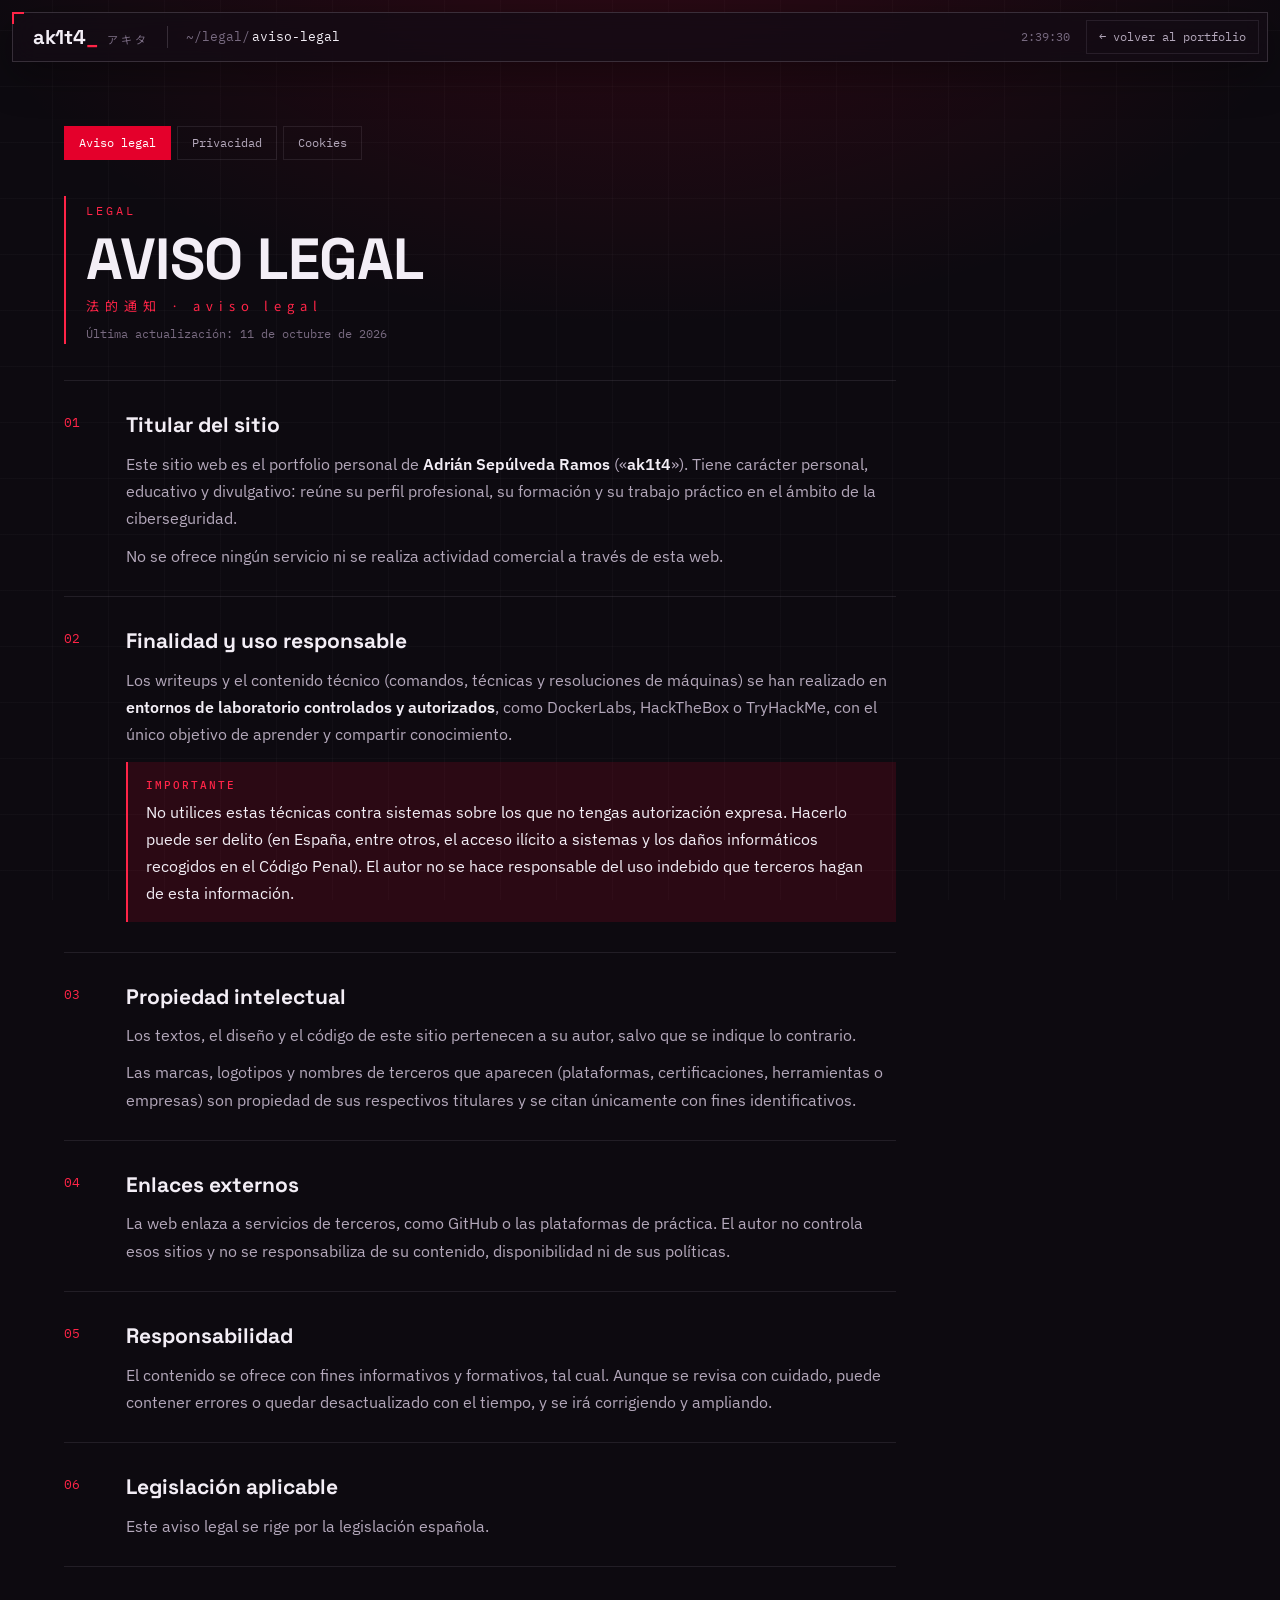
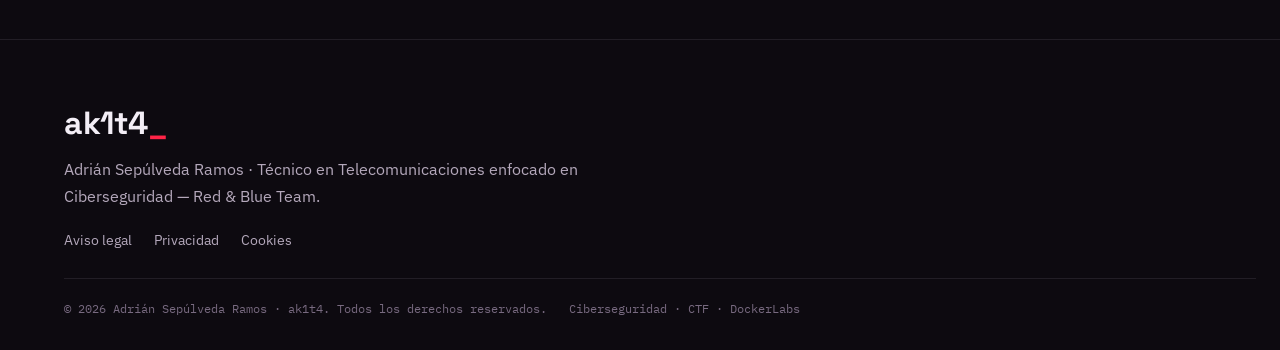
<file: aviso-legal.html>
<!doctype html>
<html lang="es" class="align-left">
<head>
<meta charset="utf-8">
<meta name="viewport" content="width=device-width, initial-scale=1">
<title>Aviso legal · ak1t4</title>
<meta name="description" content="Aviso legal del portfolio de Adrián Sepúlveda Ramos (ak1t4).">
<meta name="theme-color" content="#0d0a10">
<link rel="icon" href="favicon.svg?v=2" type="image/svg+xml">
<link rel="preconnect" href="https://fonts.googleapis.com">
<link rel="preconnect" href="https://fonts.gstatic.com" crossorigin>
<link href="https://fonts.googleapis.com/css2?family=Space+Grotesk:wght@500;700&family=IBM+Plex+Sans:wght@400;500;600&family=IBM+Plex+Mono:wght@400;500&family=Noto+Sans+JP:wght@400;700&display=swap" rel="stylesheet">
<link rel="stylesheet" href="styles.css">
</head>
<body class="legal-page">

<header class="topbar">
  <a href="index.html" class="brand" aria-label="Volver al portfolio"><b>ak1t4</b><i>_</i><small>アキタ</small></a>
  <div class="crumbs"><span class="path">~/legal/</span><span id="crumb">aviso-legal</span></div>
  <div class="topbar-right">
    <a class="tb-btn" href="index.html">← volver al portfolio</a>
  </div>
</header>

<main class="legal">
  <nav class="legal-tabs" aria-label="Páginas legales">
    <a href="aviso-legal.html" aria-current="page">Aviso legal</a>
    <a href="privacidad.html">Privacidad</a>
    <a href="cookies.html">Cookies</a>
  </nav>

  <header class="sec-head">
    <span class="sec-num">LEGAL</span>
    <h2 data-jp="法的通知 · aviso legal">Aviso legal</h2>
    <p class="legal-meta">Última actualización: 11 de octubre de 2026</p>
  </header>

  <article class="legal-body">
    <section class="legal-block"><b>01</b><div><h3>Titular del sitio</h3>
      <p>Este sitio web es el portfolio personal de <strong>Adrián Sepúlveda Ramos</strong> («<strong>ak1t4</strong>»). Tiene carácter personal, educativo y divulgativo: reúne su perfil profesional, su formación y su trabajo práctico en el ámbito de la ciberseguridad.</p>
      <p>No se ofrece ningún servicio ni se realiza actividad comercial a través de esta web.</p>
    </div></section>
    <section class="legal-block"><b>02</b><div><h3>Finalidad y uso responsable</h3>
      <p>Los writeups y el contenido técnico (comandos, técnicas y resoluciones de máquinas) se han realizado en <strong>entornos de laboratorio controlados y autorizados</strong>, como DockerLabs, HackTheBox o TryHackMe, con el único objetivo de aprender y compartir conocimiento.</p>
      <div class="legal-note"><b>IMPORTANTE</b><p>No utilices estas técnicas contra sistemas sobre los que no tengas autorización expresa. Hacerlo puede ser delito (en España, entre otros, el acceso ilícito a sistemas y los daños informáticos recogidos en el Código Penal). El autor no se hace responsable del uso indebido que terceros hagan de esta información.</p></div>
    </div></section>
    <section class="legal-block"><b>03</b><div><h3>Propiedad intelectual</h3>
      <p>Los textos, el diseño y el código de este sitio pertenecen a su autor, salvo que se indique lo contrario.</p>
      <p>Las marcas, logotipos y nombres de terceros que aparecen (plataformas, certificaciones, herramientas o empresas) son propiedad de sus respectivos titulares y se citan únicamente con fines identificativos.</p>
    </div></section>
    <section class="legal-block"><b>04</b><div><h3>Enlaces externos</h3>
      <p>La web enlaza a servicios de terceros, como GitHub o las plataformas de práctica. El autor no controla esos sitios y no se responsabiliza de su contenido, disponibilidad ni de sus políticas.</p>
    </div></section>
    <section class="legal-block"><b>05</b><div><h3>Responsabilidad</h3>
      <p>El contenido se ofrece con fines informativos y formativos, tal cual. Aunque se revisa con cuidado, puede contener errores o quedar desactualizado con el tiempo, y se irá corrigiendo y ampliando.</p>
    </div></section>
    <section class="legal-block"><b>06</b><div><h3>Legislación aplicable</h3>
      <p>Este aviso legal se rige por la legislación española.</p>
    </div></section>
  </article>
</main>

<footer class="footer">
  <div class="brand-big">ak1t4<b>_</b></div>
  <p>Adrián Sepúlveda Ramos · Técnico en Telecomunicaciones enfocado en Ciberseguridad — Red &amp; Blue Team.</p>
  <nav class="footer-links" aria-label="Legal">
    <a href="aviso-legal.html">Aviso legal</a>
    <a href="privacidad.html">Privacidad</a>
    <a href="cookies.html">Cookies</a>
  </nav>
  <div class="footer-bottom">
    <span>© 2026 Adrián Sepúlveda Ramos · ak1t4. Todos los derechos reservados.</span>
    <span>Ciberseguridad · CTF · DockerLabs</span>
  </div>
</footer>

<script>
  // reloj de la barra superior, igual que en el portfolio
  (function () {
    var b = document.querySelector(".topbar-right"), c = document.createElement("span");
    c.className = "tb-clock"; b.insertBefore(c, b.firstChild);
    var t = function () { c.textContent = new Date().toLocaleTimeString("es-ES", { hour12: false }); };
    t(); setInterval(t, 1000);
  })();
</script>
</body>
</html>
</file>
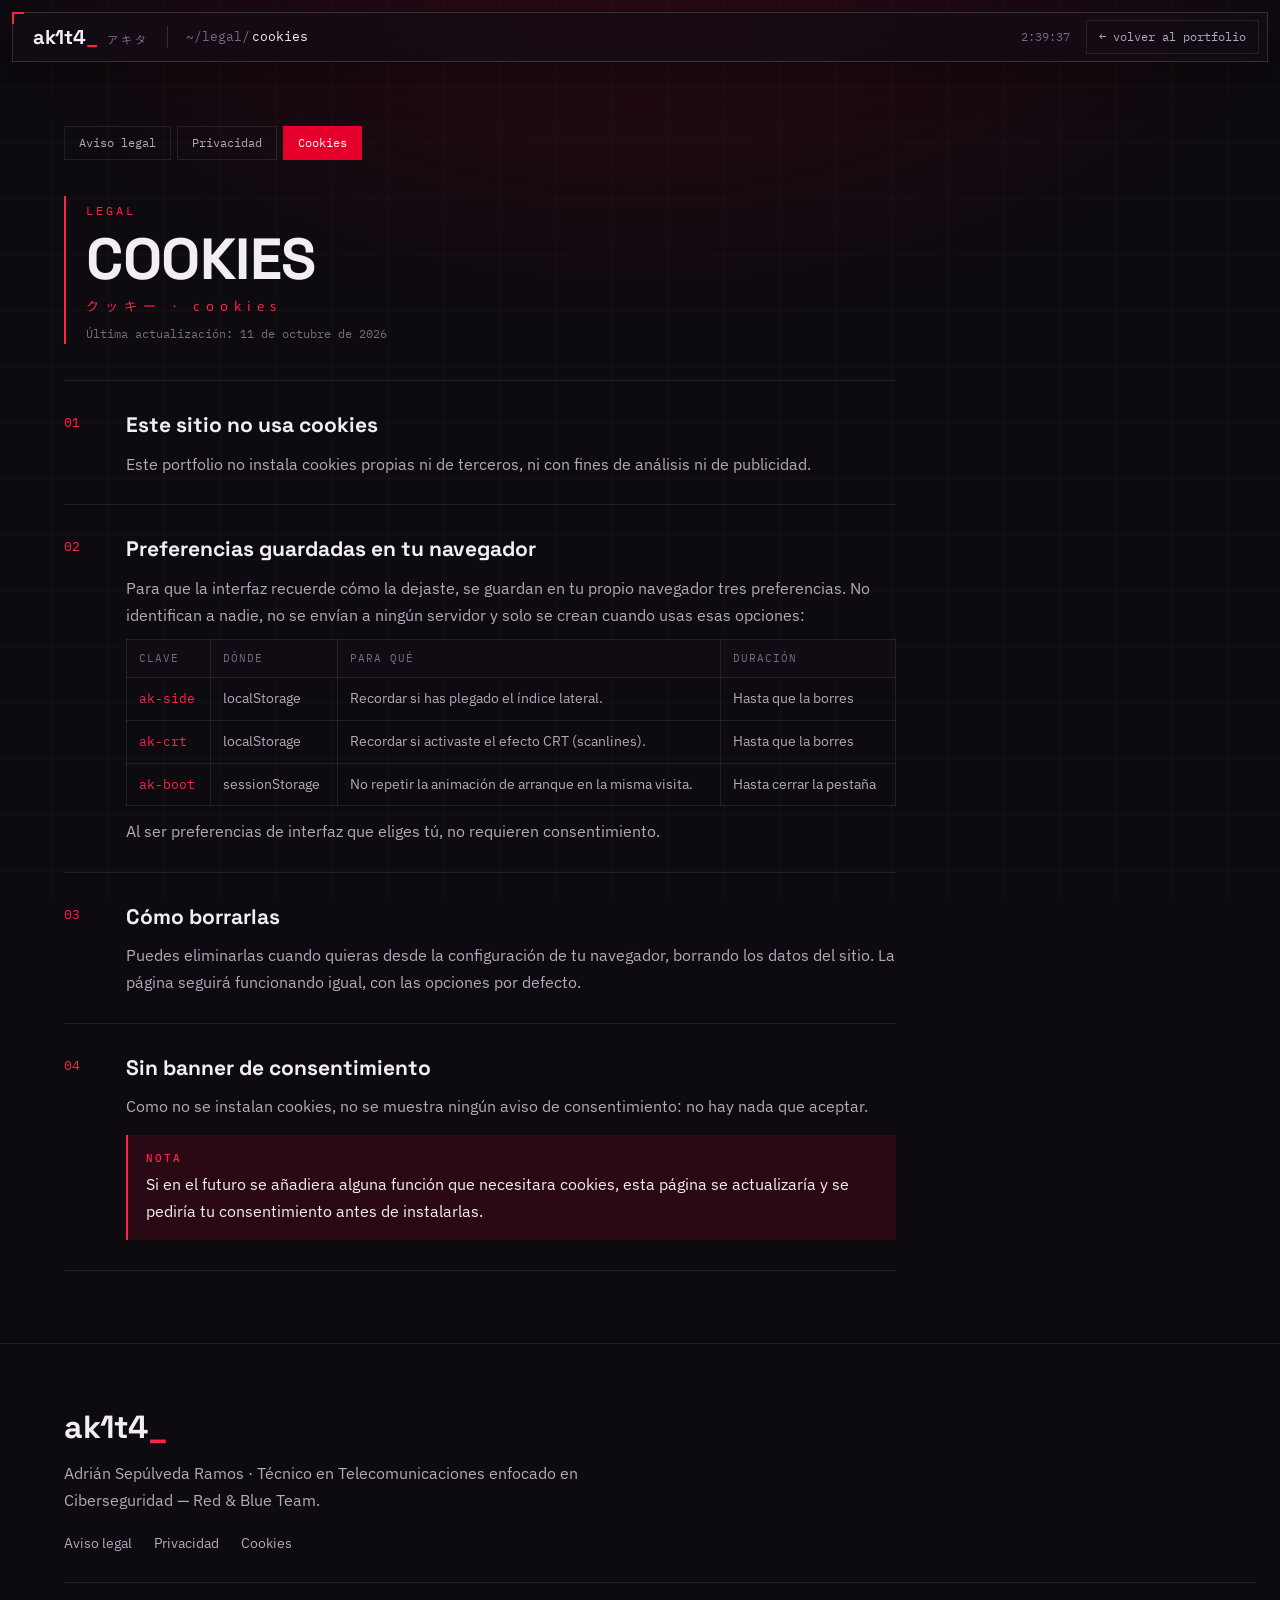
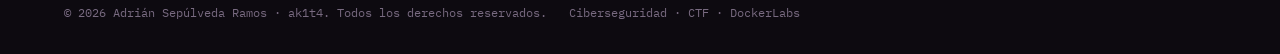
<file: cookies.html>
<!doctype html>
<html lang="es" class="align-left">
<head>
<meta charset="utf-8">
<meta name="viewport" content="width=device-width, initial-scale=1">
<title>Cookies · ak1t4</title>
<meta name="description" content="Cookies del portfolio de Adrián Sepúlveda Ramos (ak1t4).">
<meta name="theme-color" content="#0d0a10">
<link rel="icon" href="favicon.svg?v=2" type="image/svg+xml">
<link rel="preconnect" href="https://fonts.googleapis.com">
<link rel="preconnect" href="https://fonts.gstatic.com" crossorigin>
<link href="https://fonts.googleapis.com/css2?family=Space+Grotesk:wght@500;700&family=IBM+Plex+Sans:wght@400;500;600&family=IBM+Plex+Mono:wght@400;500&family=Noto+Sans+JP:wght@400;700&display=swap" rel="stylesheet">
<link rel="stylesheet" href="styles.css">
</head>
<body class="legal-page">

<header class="topbar">
  <a href="index.html" class="brand" aria-label="Volver al portfolio"><b>ak1t4</b><i>_</i><small>アキタ</small></a>
  <div class="crumbs"><span class="path">~/legal/</span><span id="crumb">cookies</span></div>
  <div class="topbar-right">
    <a class="tb-btn" href="index.html">← volver al portfolio</a>
  </div>
</header>

<main class="legal">
  <nav class="legal-tabs" aria-label="Páginas legales">
    <a href="aviso-legal.html">Aviso legal</a>
    <a href="privacidad.html">Privacidad</a>
    <a href="cookies.html" aria-current="page">Cookies</a>
  </nav>

  <header class="sec-head">
    <span class="sec-num">LEGAL</span>
    <h2 data-jp="クッキー · cookies">Cookies</h2>
    <p class="legal-meta">Última actualización: 11 de octubre de 2026</p>
  </header>

  <article class="legal-body">
    <section class="legal-block"><b>01</b><div><h3>Este sitio no usa cookies</h3>
      <p>Este portfolio no instala cookies propias ni de terceros, ni con fines de análisis ni de publicidad.</p>
    </div></section>
    <section class="legal-block"><b>02</b><div><h3>Preferencias guardadas en tu navegador</h3>
      <p>Para que la interfaz recuerde cómo la dejaste, se guardan en tu propio navegador tres preferencias. No identifican a nadie, no se envían a ningún servidor y solo se crean cuando usas esas opciones:</p>
      <div class="legal-table-wrap"><table class="legal-table">
        <thead><tr><th>CLAVE</th><th>DÓNDE</th><th>PARA QUÉ</th><th>DURACIÓN</th></tr></thead>
        <tbody>
          <tr><td><code>ak-side</code></td><td>localStorage</td><td>Recordar si has plegado el índice lateral.</td><td>Hasta que la borres</td></tr>
          <tr><td><code>ak-crt</code></td><td>localStorage</td><td>Recordar si activaste el efecto CRT (scanlines).</td><td>Hasta que la borres</td></tr>
          <tr><td><code>ak-boot</code></td><td>sessionStorage</td><td>No repetir la animación de arranque en la misma visita.</td><td>Hasta cerrar la pestaña</td></tr>
        </tbody>
      </table></div>
      <p>Al ser preferencias de interfaz que eliges tú, no requieren consentimiento.</p>
    </div></section>
    <section class="legal-block"><b>03</b><div><h3>Cómo borrarlas</h3>
      <p>Puedes eliminarlas cuando quieras desde la configuración de tu navegador, borrando los datos del sitio. La página seguirá funcionando igual, con las opciones por defecto.</p>
    </div></section>
    <section class="legal-block"><b>04</b><div><h3>Sin banner de consentimiento</h3>
      <p>Como no se instalan cookies, no se muestra ningún aviso de consentimiento: no hay nada que aceptar.</p>
      <div class="legal-note"><b>NOTA</b><p>Si en el futuro se añadiera alguna función que necesitara cookies, esta página se actualizaría y se pediría tu consentimiento antes de instalarlas.</p></div>
    </div></section>
  </article>
</main>

<footer class="footer">
  <div class="brand-big">ak1t4<b>_</b></div>
  <p>Adrián Sepúlveda Ramos · Técnico en Telecomunicaciones enfocado en Ciberseguridad — Red &amp; Blue Team.</p>
  <nav class="footer-links" aria-label="Legal">
    <a href="aviso-legal.html">Aviso legal</a>
    <a href="privacidad.html">Privacidad</a>
    <a href="cookies.html">Cookies</a>
  </nav>
  <div class="footer-bottom">
    <span>© 2026 Adrián Sepúlveda Ramos · ak1t4. Todos los derechos reservados.</span>
    <span>Ciberseguridad · CTF · DockerLabs</span>
  </div>
</footer>

<script>
  // reloj de la barra superior, igual que en el portfolio
  (function () {
    var b = document.querySelector(".topbar-right"), c = document.createElement("span");
    c.className = "tb-clock"; b.insertBefore(c, b.firstChild);
    var t = function () { c.textContent = new Date().toLocaleTimeString("es-ES", { hour12: false }); };
    t(); setInterval(t, 1000);
  })();
</script>
</body>
</html>
</file>
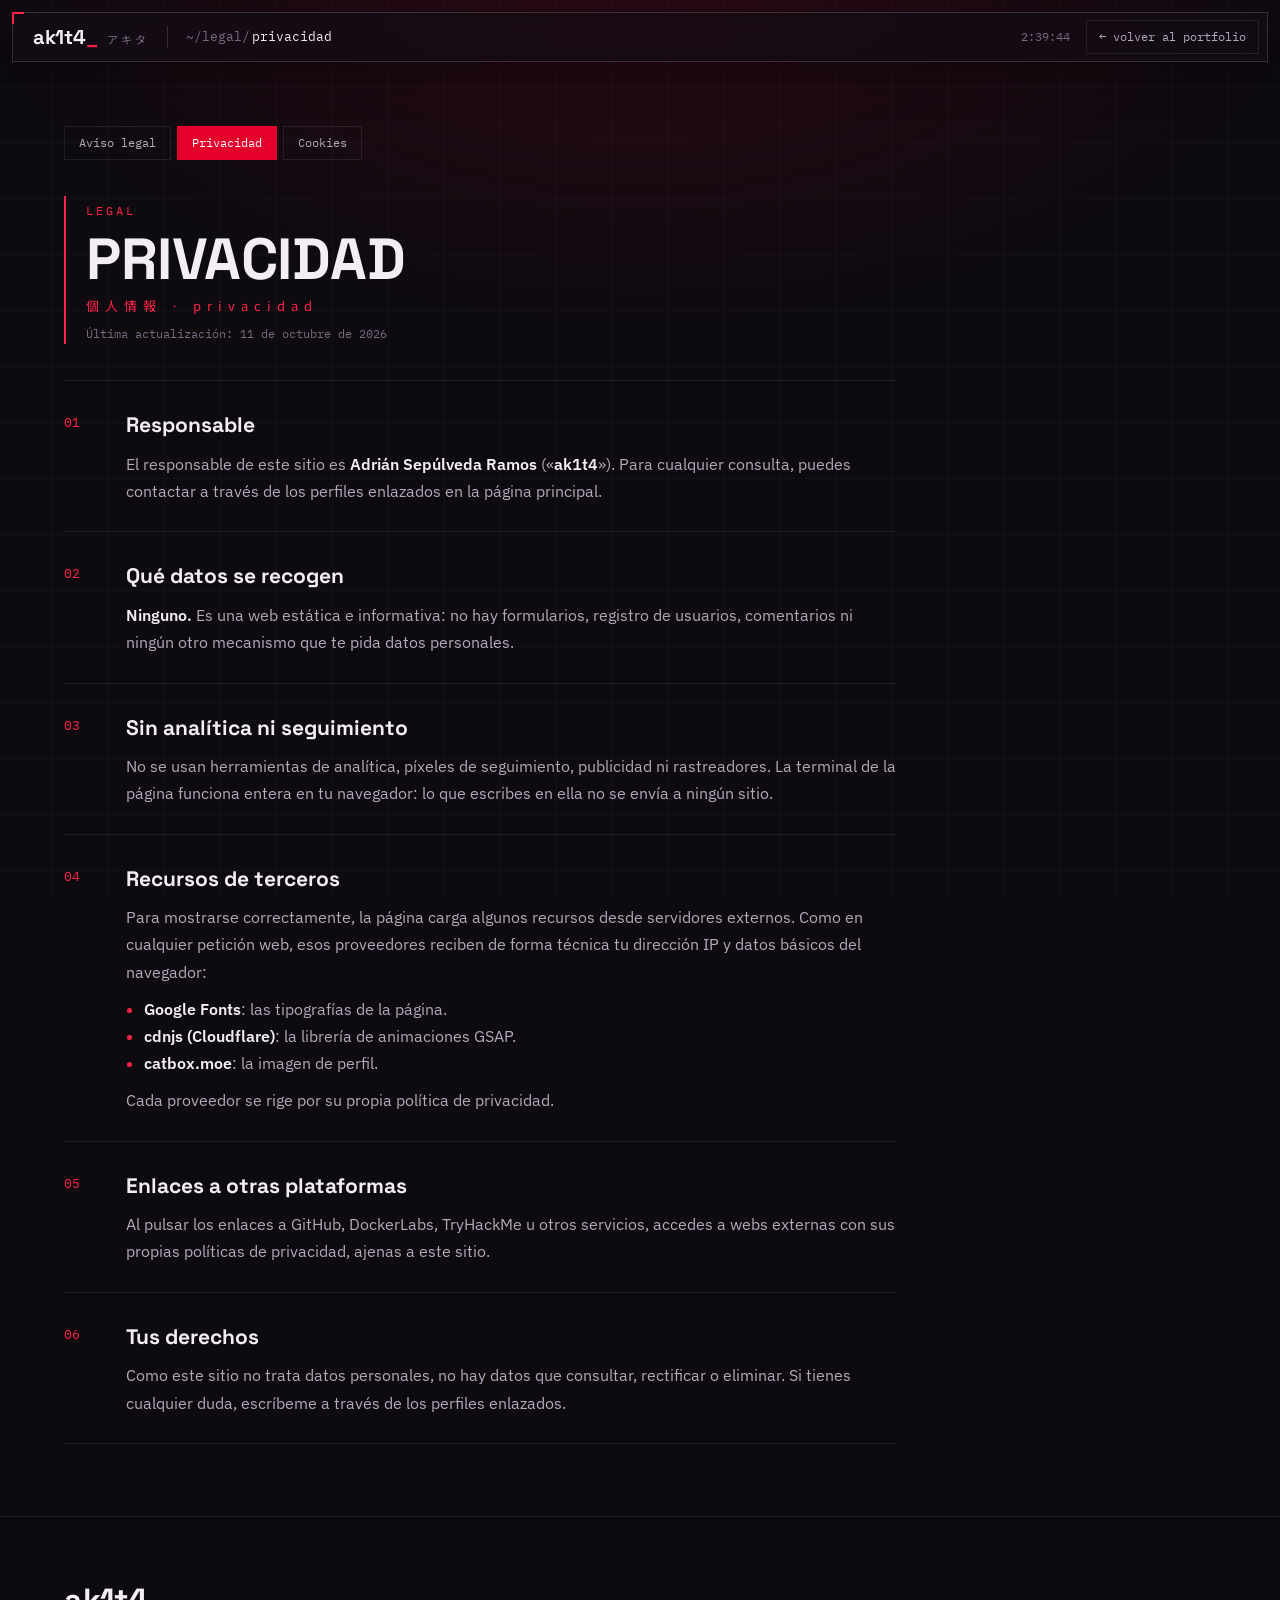
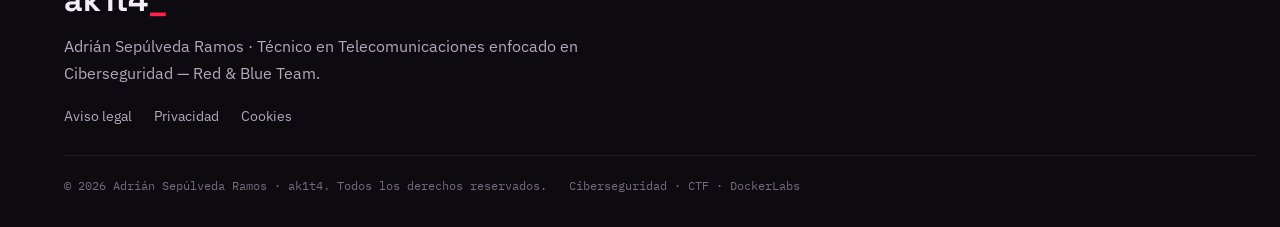
<file: privacidad.html>
<!doctype html>
<html lang="es" class="align-left">
<head>
<meta charset="utf-8">
<meta name="viewport" content="width=device-width, initial-scale=1">
<title>Privacidad · ak1t4</title>
<meta name="description" content="Privacidad del portfolio de Adrián Sepúlveda Ramos (ak1t4).">
<meta name="theme-color" content="#0d0a10">
<link rel="icon" href="favicon.svg?v=2" type="image/svg+xml">
<link rel="preconnect" href="https://fonts.googleapis.com">
<link rel="preconnect" href="https://fonts.gstatic.com" crossorigin>
<link href="https://fonts.googleapis.com/css2?family=Space+Grotesk:wght@500;700&family=IBM+Plex+Sans:wght@400;500;600&family=IBM+Plex+Mono:wght@400;500&family=Noto+Sans+JP:wght@400;700&display=swap" rel="stylesheet">
<link rel="stylesheet" href="styles.css">
</head>
<body class="legal-page">

<header class="topbar">
  <a href="index.html" class="brand" aria-label="Volver al portfolio"><b>ak1t4</b><i>_</i><small>アキタ</small></a>
  <div class="crumbs"><span class="path">~/legal/</span><span id="crumb">privacidad</span></div>
  <div class="topbar-right">
    <a class="tb-btn" href="index.html">← volver al portfolio</a>
  </div>
</header>

<main class="legal">
  <nav class="legal-tabs" aria-label="Páginas legales">
    <a href="aviso-legal.html">Aviso legal</a>
    <a href="privacidad.html" aria-current="page">Privacidad</a>
    <a href="cookies.html">Cookies</a>
  </nav>

  <header class="sec-head">
    <span class="sec-num">LEGAL</span>
    <h2 data-jp="個人情報 · privacidad">Privacidad</h2>
    <p class="legal-meta">Última actualización: 11 de octubre de 2026</p>
  </header>

  <article class="legal-body">
    <section class="legal-block"><b>01</b><div><h3>Responsable</h3>
      <p>El responsable de este sitio es <strong>Adrián Sepúlveda Ramos</strong> («<strong>ak1t4</strong>»). Para cualquier consulta, puedes contactar a través de los perfiles enlazados en la página principal.</p>
    </div></section>
    <section class="legal-block"><b>02</b><div><h3>Qué datos se recogen</h3>
      <p><strong>Ninguno.</strong> Es una web estática e informativa: no hay formularios, registro de usuarios, comentarios ni ningún otro mecanismo que te pida datos personales.</p>
    </div></section>
    <section class="legal-block"><b>03</b><div><h3>Sin analítica ni seguimiento</h3>
      <p>No se usan herramientas de analítica, píxeles de seguimiento, publicidad ni rastreadores. La terminal de la página funciona entera en tu navegador: lo que escribes en ella no se envía a ningún sitio.</p>
    </div></section>
    <section class="legal-block"><b>04</b><div><h3>Recursos de terceros</h3>
      <p>Para mostrarse correctamente, la página carga algunos recursos desde servidores externos. Como en cualquier petición web, esos proveedores reciben de forma técnica tu dirección IP y datos básicos del navegador:</p>
      <ul>
        <li><strong>Google Fonts</strong>: las tipografías de la página.</li>
        <li><strong>cdnjs (Cloudflare)</strong>: la librería de animaciones GSAP.</li>
        <li><strong>catbox.moe</strong>: la imagen de perfil.</li>
      </ul>
      <p>Cada proveedor se rige por su propia política de privacidad.</p>
    </div></section>
    <section class="legal-block"><b>05</b><div><h3>Enlaces a otras plataformas</h3>
      <p>Al pulsar los enlaces a GitHub, DockerLabs, TryHackMe u otros servicios, accedes a webs externas con sus propias políticas de privacidad, ajenas a este sitio.</p>
    </div></section>
    <section class="legal-block"><b>06</b><div><h3>Tus derechos</h3>
      <p>Como este sitio no trata datos personales, no hay datos que consultar, rectificar o eliminar. Si tienes cualquier duda, escríbeme a través de los perfiles enlazados.</p>
    </div></section>
  </article>
</main>

<footer class="footer">
  <div class="brand-big">ak1t4<b>_</b></div>
  <p>Adrián Sepúlveda Ramos · Técnico en Telecomunicaciones enfocado en Ciberseguridad — Red &amp; Blue Team.</p>
  <nav class="footer-links" aria-label="Legal">
    <a href="aviso-legal.html">Aviso legal</a>
    <a href="privacidad.html">Privacidad</a>
    <a href="cookies.html">Cookies</a>
  </nav>
  <div class="footer-bottom">
    <span>© 2026 Adrián Sepúlveda Ramos · ak1t4. Todos los derechos reservados.</span>
    <span>Ciberseguridad · CTF · DockerLabs</span>
  </div>
</footer>

<script>
  // reloj de la barra superior, igual que en el portfolio
  (function () {
    var b = document.querySelector(".topbar-right"), c = document.createElement("span");
    c.className = "tb-clock"; b.insertBefore(c, b.firstChild);
    var t = function () { c.textContent = new Date().toLocaleTimeString("es-ES", { hour12: false }); };
    t(); setInterval(t, 1000);
  })();
</script>
</body>
</html>
</file>
<file: styles.css>
/* =========================================================
   AK1T4 // black · red · anime-tech
   ========================================================= */
:root {
  --bg: #0d0a10;
  --bg2: #150e17;
  --cell: #110c14;
  --cell-hi: #1f1222;
  --line: rgba(240, 228, 250, .09);
  --line2: rgba(240, 228, 250, .16);
  --red: #e4002b;
  --red-hot: #ff2447;
  --red-soft: rgba(228, 0, 43, .14);
  --text: #f3eef6;
  --muted: #b4a8bb;
  --dim: #786a80;
  --steel: #7f8ff2;
  --bone: #ebe3f3;
  --f-head: "Space Grotesk", system-ui, sans-serif;
  --f-body: "IBM Plex Sans", system-ui, sans-serif;
  --f-mono: "IBM Plex Mono", ui-monospace, monospace;
  --f-jp: "Noto Sans JP", sans-serif;
  --side: 248px;
  --top-h: 50px;
  --gap: 12px;
  --maxw: 1080px;
}

*, *::before, *::after { box-sizing: border-box; }
html { scroll-behavior: smooth; scroll-padding-top: calc(var(--top-h) + var(--gap) * 2 + 8px); -webkit-text-size-adjust: 100%; }
body {
  margin: 0;
  background: var(--bg);
  background-image:
    radial-gradient(1000px 620px at 50% -12%, rgba(228, 0, 43, .17), transparent 70%),
    linear-gradient(to right, rgba(235, 227, 243, .025) 1px, transparent 1px),
    linear-gradient(rgba(235, 227, 243, .025) 1px, transparent 1px);
  background-size: auto, 56px 56px, 56px 56px;
  background-position: center top, center center, center center;
  background-attachment: fixed;
  color: var(--text);
  font-family: var(--f-body);
  font-size: 16px;
  line-height: 1.7;
  overflow-x: hidden;
}
body.booting { overflow: hidden; }
::selection { background: var(--red); color: #fff; }
a { color: var(--text); text-decoration: none; }
img { max-width: 100%; display: block; }
button { font: inherit; color: inherit; cursor: pointer; }
:focus-visible { outline: 1px solid var(--red-hot); outline-offset: 3px; }
kbd { font-family: var(--f-mono); font-size: .85em; padding: 0 5px; border: 1px solid var(--line2); border-bottom-width: 2px; border-radius: 3px; color: var(--muted); }

::-webkit-scrollbar { width: 8px; }
::-webkit-scrollbar-track { background: var(--bg); }
::-webkit-scrollbar-thumb { background: #2e1f33; }
::-webkit-scrollbar-thumb:hover { background: var(--red); }

/* ---------- overlays ---------- */
.crt { pointer-events: none; position: fixed; inset: 0; z-index: 90; background: repeating-linear-gradient(to bottom, rgba(0,0,0,.18) 0 1px, transparent 1px 3px); }
body.no-crt .crt { display: none; }

@media (hover: hover) and (pointer: fine) {
  html, body { cursor: url("data:image/svg+xml,%3Csvg xmlns='http://www.w3.org/2000/svg' width='20' height='20'%3E%3Ccircle cx='10' cy='10' r='4.5' fill='%23f03a65' stroke='%230d0a10' stroke-width='1.8'/%3E%3C/svg%3E") 10 10, auto; }
  a, button, [role="button"], label, .slot { cursor: url("data:image/svg+xml,%3Csvg xmlns='http://www.w3.org/2000/svg' width='32' height='32'%3E%3Ccircle cx='16' cy='16' r='11' fill='none' stroke='%23f03a65' stroke-width='1.8'/%3E%3Ccircle cx='16' cy='16' r='2.5' fill='%23f03a65'/%3E%3C/svg%3E") 16 16, pointer; }
  input, .term-out { cursor: text; }
}

/* ---------- boot ---------- */
#boot { position: fixed; inset: 0; z-index: 300; background: var(--bg); display: grid; place-items: center; padding: 16px; font-family: var(--f-mono); font-size: clamp(12px, 2vw, 14px); color: var(--text); }
#boot.done { animation: bootOut .6s forwards; }
@keyframes bootOut { 40% { clip-path: inset(48% 0 48% 0); } 100% { clip-path: inset(50% 0 50% 0); opacity: 0; visibility: hidden; } }
.boot-inner { width: min(600px, 100%); }
#boot-log { margin: 0 0 18px; white-space: pre-wrap; min-height: 15em; font: inherit; line-height: 1.75; }
#boot-log .p { color: var(--red-hot); } #boot-log .c { color: var(--text); font-weight: 500; } #boot-log .y { color: var(--red-hot); } #boot-log .m { color: var(--dim); }
.boot-bar { height: 2px; background: var(--line); }
.boot-bar span { display: block; height: 100%; width: 0; background: var(--red-hot); box-shadow: 0 0 10px var(--red); transition: width .2s; }
#boot-skip { margin-top: 16px; background: none; border: 0; color: var(--dim); font-family: var(--f-mono); font-size: 12px; letter-spacing: 1px; }
#boot-skip:hover { color: var(--red-hot); }

/* ---------- topbar (floating) ---------- */
.topbar {
  position: fixed; top: var(--gap); left: var(--gap); right: var(--gap); height: var(--top-h); z-index: 60;
  display: flex; align-items: center; gap: 18px; padding: 0 8px 0 20px;
  background: rgba(19, 12, 21, .8); backdrop-filter: blur(14px) saturate(1.2); -webkit-backdrop-filter: blur(14px) saturate(1.2);
  border: 1px solid var(--line2); box-shadow: 0 12px 40px rgba(0, 0, 0, .35);
}
.topbar::before { content: ""; position: absolute; left: -1px; top: -1px; width: 12px; height: 12px; border-left: 2px solid var(--red-hot); border-top: 2px solid var(--red-hot); pointer-events: none; }
.brand { display: flex; align-items: baseline; font-family: var(--f-head); font-weight: 700; font-size: 20px; letter-spacing: -.3px; color: var(--text); white-space: nowrap; }
.brand i { font-style: normal; color: var(--red-hot); animation: blink 1s steps(1) infinite; }
.brand small { margin-left: 10px; font-family: var(--f-jp); font-weight: 400; font-size: 11px; letter-spacing: 3px; color: var(--dim); }
.crumbs { display: flex; align-items: center; gap: 8px; min-width: 0; height: 22px; padding-left: 18px; border-left: 1px solid var(--line2); font-family: var(--f-mono); font-size: 13px; white-space: nowrap; }
.crumbs .path { color: var(--dim); margin-right: -6px; }
#crumb-num { color: var(--red-hot); }
#crumb { color: var(--text); overflow: hidden; text-overflow: ellipsis; }
.topbar-right { margin-left: auto; display: flex; align-items: center; gap: 6px; }
.tb-clock { padding: 0 10px; font-family: var(--f-mono); font-size: 12px; color: var(--dim); }
.tb-btn { display: flex; align-items: center; gap: 8px; height: 34px; padding: 0 12px; background: none; border: 1px solid var(--line); font-family: var(--f-mono); font-size: 12px; color: var(--muted); transition: border-color .2s, color .2s, background .2s; }
.tb-btn:hover { border-color: var(--red); color: var(--text); background: var(--red-soft); }
.tb-term b { color: var(--red-hot); font-weight: 500; }
.tb-term kbd { font-size: 11px; }
.progress { position: absolute; left: 0; right: 0; bottom: -1px; height: 1px; pointer-events: none; }
.progress i { display: block; height: 100%; width: 0; background: var(--red-hot); box-shadow: 0 0 8px var(--red); }
.burger { display: none; flex: 0 0 34px; width: 34px; height: 34px; align-items: center; justify-content: center; flex-direction: column; gap: 5px; padding: 0; background: none; border: 1px solid var(--line); }
.burger span { display: block; width: 16px; height: 1.5px; background: var(--text); transition: transform .3s, opacity .3s; }
.burger[aria-expanded="true"] span:nth-child(1) { transform: translateY(6.5px) rotate(45deg); }
.burger[aria-expanded="true"] span:nth-child(2) { opacity: 0; }
.burger[aria-expanded="true"] span:nth-child(3) { transform: translateY(-6.5px) rotate(-45deg); }

/* ---------- side index (floating window · file tree) ---------- */
html.side-collapsed { --side: 54px; }
.side {
  position: fixed; top: calc(var(--top-h) + var(--gap) * 2); left: var(--gap); bottom: var(--gap); width: var(--side); z-index: 50;
  display: flex; flex-direction: column;
  background: rgba(19, 12, 21, .8); backdrop-filter: blur(14px); -webkit-backdrop-filter: blur(14px);
  border: 1px solid var(--line2); box-shadow: 0 12px 40px rgba(0, 0, 0, .35);
  transition: width .3s cubic-bezier(.2, .8, .2, 1), transform .3s cubic-bezier(.2, .8, .2, 1);
}
.side-head { display: flex; align-items: center; gap: 10px; height: 42px; padding: 0 7px 0 16px; border-bottom: 1px solid var(--line); font-family: var(--f-mono); font-size: 12px; }
.side-title { color: var(--muted); white-space: nowrap; }
.side-title::before { content: ""; display: inline-block; width: 6px; height: 6px; margin-right: 9px; vertical-align: 1px; background: var(--red-hot); }
.side-pct { margin-left: auto; font-size: 11px; color: var(--dim); font-variant-numeric: tabular-nums; }
.side-toggle { flex: 0 0 26px; width: 26px; height: 26px; display: grid; place-items: center; padding: 0; background: none; border: 1px solid var(--line); color: var(--muted); transition: border-color .2s, color .2s; }
.side-toggle:hover { border-color: var(--red); color: var(--text); }
.side-toggle svg { width: 13px; height: 13px; transition: transform .3s; }
.side-list { list-style: none; margin: 0; padding: 8px 6px 10px; flex: 1; overflow-y: auto; overflow-x: hidden; scrollbar-width: thin; scrollbar-color: #2e1f33 transparent; }
.side-list::-webkit-scrollbar { width: 4px; }
.side-list::-webkit-scrollbar-thumb { background: #2e1f33; }
.side-item + .side-item { margin-top: 1px; }
.side-row { display: flex; align-items: center; transition: background .2s; }
.side-row:hover { background: rgba(240, 228, 250, .045); }
.side-link { position: relative; flex: 1; min-width: 0; display: flex; align-items: center; gap: 12px; height: 36px; padding: 0 10px; color: var(--muted); font-size: 14.5px; font-weight: 500; white-space: nowrap; transition: color .2s; }
.side-link b { flex: 0 0 18px; font-family: var(--f-mono); font-weight: 400; font-size: 11px; color: var(--dim); transition: color .2s; }
.side-link span { overflow: hidden; text-overflow: ellipsis; }
.side-row:hover .side-link { color: var(--text); }
.side-item.active > .side-row { background: var(--red); }
.side-item.active > .side-row .side-link { color: #fff; }
.side-item.active > .side-row .side-link b { color: rgba(255, 255, 255, .7); }
.side-chev { flex: 0 0 30px; width: 30px; height: 30px; display: grid; place-items: center; padding: 0; background: none; border: 0; color: var(--dim); transition: color .2s, transform .25s; }
.side-chev svg { width: 13px; height: 13px; }
.side-chev:hover { color: var(--text); }
.side-item.active .side-chev { color: rgba(255, 255, 255, .85); }
.side-item.open .side-chev { transform: rotate(90deg); }
.side-sub { display: grid; grid-template-rows: 0fr; transition: grid-template-rows .3s ease; }
.side-item.open .side-sub { grid-template-rows: 1fr; }
.side-sub ul { min-height: 0; overflow: hidden; list-style: none; margin: 0 0 0 19px; padding: 0; }
.side-sub > ul > li:first-child { padding-top: 4px; } .side-sub > ul > li:last-child { padding-bottom: 6px; }
.side-sub a { position: relative; display: block; padding: 3px 8px 3px 28px; font-size: 13px; color: var(--dim); white-space: nowrap; overflow: hidden; text-overflow: ellipsis; transition: color .2s; }
.side-sub li > a::before, .side-cat-btn::before { content: "├─"; position: absolute; left: 0; font-family: var(--f-mono); color: #43314a; transition: color .2s; }
.side-sub li:last-child > a::before, .side-cat:last-child > .side-cat-btn::before { content: "└─"; }
.side-sub a:hover { color: var(--text); }
.side-sub a:hover::before, .side-cat-btn:hover::before { color: var(--red-hot); }
.side-backdrop { position: fixed; inset: 0; z-index: 49; background: rgba(0, 0, 0, .55); }
.side-backdrop[hidden] { display: none; }

/* collapsed (desktop only) */
@media (min-width: 901px) {
  html.side-collapsed .side-head { justify-content: center; padding: 0; }
  html.side-collapsed .side-title, html.side-collapsed .side-pct, html.side-collapsed .side-chev,
  html.side-collapsed .side-sub, html.side-collapsed .side-link span { display: none; }
  html.side-collapsed .side-toggle svg { transform: rotate(180deg); }
  html.side-collapsed .side-list { overflow: visible; padding: 8px 5px; }
  html.side-collapsed .side-link { justify-content: center; gap: 0; padding: 0; height: 40px; }
  html.side-collapsed .side-link b { flex: none; font-size: 12px; }
  html.side-collapsed .side-link::after {
    content: attr(data-label); position: absolute; left: calc(100% + 16px); top: 50%; transform: translate(-6px, -50%); opacity: 0; pointer-events: none;
    padding: 5px 11px; background: #1b1121; border: 1px solid var(--line2); border-left: 2px solid var(--red);
    font-family: var(--f-head); font-size: 13px; font-weight: 500; color: var(--text); white-space: nowrap; transition: opacity .2s, transform .2s;
  }
  html.side-collapsed .side-link:hover::after, html.side-collapsed .side-link:focus-visible::after { opacity: 1; transform: translate(0, -50%); }
}

main, .footer { margin-left: calc(var(--side) + var(--gap) * 2); transition: margin-left .3s cubic-bezier(.2, .8, .2, 1); }

/* ---------- sections ---------- */
.section { position: relative; max-width: var(--maxw); margin: 0 auto; padding: 100px 24px; }
.sec-head { text-align: center; margin: 0 auto 48px; max-width: 720px; }
.sec-num { display: inline-block; font-family: var(--f-mono); font-size: 12px; color: var(--red-hot); letter-spacing: 3px; }
.sec-head h2 { margin: 6px 0 4px; font-family: var(--f-head); font-weight: 700; text-transform: uppercase; font-size: clamp(32px, 5.6vw, 58px); line-height: 1.02; letter-spacing: -.5px; color: var(--text); }
.sec-head h2::after { content: attr(data-jp); display: flex; align-items: center; justify-content: center; gap: 12px; margin-top: 10px; font-family: var(--f-jp); font-weight: 400; font-size: 13px; letter-spacing: 6px; color: var(--red-hot); text-transform: none; }
.sec-sub { margin: 14px auto 0; color: var(--muted); max-width: 58ch; }

/* joined grids: 1px hairlines between cells */
.joined { display: grid; gap: 0; border-top: 1px solid var(--line); border-left: 1px solid var(--line); }
.joined > * { background: var(--cell); border-right: 1px solid var(--line); border-bottom: 1px solid var(--line); }

/* ---------- hero ---------- */
.hero { position: relative; min-height: 100svh; padding: calc(var(--top-h) + var(--gap) + 40px) 20px 70px; display: flex; flex-direction: column; align-items: center; justify-content: center; text-align: center; overflow: hidden; }
/* the network fades to transparent (bottom + sides) so the hero has no visible box edge */
#synth {
  position: absolute; inset: 0; width: 100%; height: 100%; z-index: 0;
  -webkit-mask-image: linear-gradient(to bottom, #000 0%, #000 55%, transparent 100%), linear-gradient(to right, transparent 0%, #000 8%, #000 92%, transparent 100%);
  -webkit-mask-composite: source-in;
  mask-image: linear-gradient(to bottom, #000 0%, #000 55%, transparent 100%), linear-gradient(to right, transparent 0%, #000 8%, #000 92%, transparent 100%);
  mask-composite: intersect;
}
.side-jp { position: absolute; top: 50%; transform: translateY(-50%); z-index: 1; writing-mode: vertical-rl; font-family: var(--f-jp); font-weight: 700; font-size: clamp(14px, 1.6vw, 18px); letter-spacing: 14px; color: var(--dim); user-select: none; }
.side-jp.l { left: 28px; } .side-jp.r { right: 28px; color: var(--red); }
.hero-inner { position: relative; z-index: 2; display: flex; flex-direction: column; align-items: center; max-width: 820px; }

.hero-avatar { width: 196px; margin-bottom: 26px; }
.frame { position: relative; aspect-ratio: 1; padding: 5px; border: 1px solid var(--line2); background: var(--bg); }
.frame img { width: 100%; height: 100%; object-fit: cover; }
.avatar-fallback { display: none; place-items: center; width: 100%; height: 100%; font-family: var(--f-head); font-size: 64px; color: var(--red-hot); background: var(--bg2); }
.avatar-tag { display: flex; justify-content: center; gap: 14px; white-space: nowrap; margin-top: 12px; font-family: var(--f-mono); font-size: 11px; color: var(--dim); }
.avatar-tag .ok { color: var(--red-hot); }

.eyebrow { margin: 0 0 14px; font-family: var(--f-mono); font-size: 12px; letter-spacing: 3px; color: var(--muted); }
.blink { animation: blink 1s steps(1) infinite; color: var(--red-hot); }
@keyframes blink { 50% { opacity: 0 } }
.glitch { position: relative; margin: 0; font-family: var(--f-head); font-weight: 700; text-transform: uppercase; font-size: clamp(38px, 6.2vw, 80px); line-height: .98; letter-spacing: -1.5px; color: var(--text); }
.glitch::before, .glitch::after { content: attr(data-text); position: absolute; inset: 0; overflow: hidden; pointer-events: none; }
.glitch::before { color: var(--red-hot); transform: translate(-3px, 0); clip-path: inset(0 0 100% 0); animation: gl1 5s infinite steps(1); }
.glitch::after { color: #fff; transform: translate(3px, 0); clip-path: inset(100% 0 0 0); animation: gl2 4.2s infinite steps(1); opacity: .6; }
@keyframes gl1 { 0%, 93%, 100% { clip-path: inset(0 0 100% 0) } 94% { clip-path: inset(12% 0 58% 0); transform: translate(-7px, 0) } 96% { clip-path: inset(52% 0 22% 0); transform: translate(5px, 0) } }
@keyframes gl2 { 0%, 90%, 100% { clip-path: inset(100% 0 0 0) } 91% { clip-path: inset(62% 0 14% 0); transform: translate(6px, 0) } 93% { clip-path: inset(22% 0 60% 0); transform: translate(-4px, 0) } }
.jp { margin: 16px 0 0; display: flex; flex-wrap: wrap; justify-content: center; align-items: center; gap: 12px; font-family: var(--f-jp); font-size: clamp(14px, 1.8vw, 17px); letter-spacing: 6px; color: var(--muted); }
.handle { font-family: var(--f-mono); font-size: 13px; letter-spacing: 1px; color: #fff; background: var(--red); padding: 1px 10px; }
.tagline { margin: 20px 0 28px; font-size: clamp(16px, 1.9vw, 19px); color: var(--text); min-height: 1.8em; max-width: 52ch; }
.caret { color: var(--red-hot); animation: blink .8s steps(1) infinite; }

.hero-cta { display: flex; flex-wrap: wrap; justify-content: center; gap: 10px; }
.btn { --c: var(--text); display: inline-flex; align-items: center; gap: 10px; padding: 11px 20px; font-family: var(--f-head); font-weight: 500; font-size: 14px; letter-spacing: .5px; color: var(--c); border: 1px solid var(--line2); background: rgba(13, 10, 16, .75); transition: color .2s, background .2s, border-color .2s; }
.btn svg { width: 17px; height: 17px; }
.btn:hover { border-color: var(--red); background: var(--red); color: #fff; }
.btn-pink { background: var(--red); border-color: var(--red); color: #fff; }
.btn-pink:hover { background: var(--red-hot); border-color: var(--red-hot); }
.btn.sm { padding: 7px 14px; font-size: 13px; }

.stats { position: relative; z-index: 2; margin-top: 52px; grid-template-columns: repeat(4, 1fr); width: min(760px, 100%); }
.stat { padding: 16px 12px; background: rgba(18, 12, 20, .85) !important; }
.stat b { display: block; font-family: var(--f-head); font-weight: 700; font-size: 38px; line-height: 1.1; color: var(--text); }
.stat:first-child b { color: var(--red-hot); }
.stat span { font-family: var(--f-mono); font-size: 11px; letter-spacing: 1px; color: var(--muted); text-transform: uppercase; }
.scroll-hint { position: absolute; z-index: 2; bottom: 18px; left: 50%; transform: translateX(-50%); font-family: var(--f-mono); font-size: 11px; letter-spacing: 3px; color: var(--dim); animation: bob 2s ease-in-out infinite; }
.scroll-hint:hover { color: var(--red-hot); }
@keyframes bob { 50% { transform: translate(-50%, 6px); } }

/* ---------- console (inline terminal) ---------- */
#consola { padding-top: 40px; }
.console { max-width: 860px; margin: 0 auto; border: 1px solid var(--line2); background: rgba(18, 12, 20, .92); box-shadow: 0 30px 80px rgba(0, 0, 0, .45); }
.console-bar { display: flex; align-items: center; gap: 14px; padding: 9px 14px; border-bottom: 1px solid var(--line); font-family: var(--f-mono); font-size: 12px; color: var(--dim); }
.console-bar .title { color: var(--muted); }
.console-hint { margin-left: auto; }
.console-hint b { color: var(--red-hot); font-weight: 500; }
.dots { display: flex; gap: 6px; } .dots i { width: 9px; height: 9px; border-radius: 50%; background: #302334; } .dots i:first-child { background: var(--red); }
.term-out { height: 330px; overflow-y: auto; padding: 18px 20px 6px; font-family: var(--f-mono); font-size: 14px; line-height: 1.7; white-space: pre-wrap; word-break: break-word; color: var(--text); scroll-behavior: smooth; }
.term-out .c { color: var(--text); font-weight: 500; } .term-out .p { color: var(--red-hot); } .term-out .y { color: var(--bone); } .term-out .m { color: var(--dim); }
.term-out .bio { color: var(--text); font-family: var(--f-body); font-size: 15.5px; line-height: 1.75; }
.term-out a { color: var(--text); text-decoration: underline; text-decoration-color: var(--red); text-underline-offset: 3px; }
.term-out a:hover { color: var(--red-hot); }
.term-in { display: flex; align-items: center; gap: 10px; padding: 12px 20px 16px; font-family: var(--f-mono); font-size: 14px; }
.term-in label { color: var(--red-hot); white-space: nowrap; }
.term-in input { flex: 1; min-width: 0; background: none; border: 0; outline: 0; color: var(--text); font: inherit; caret-color: var(--red-hot); }
.term-in input::placeholder { color: var(--dim); }
.console:focus-within { border-color: rgba(228, 0, 43, .55); }
.chips { display: flex; flex-wrap: wrap; justify-content: center; gap: 8px; max-width: 860px; margin: 16px auto 0; }
.chips span { font-family: var(--f-mono); font-size: 12px; color: var(--dim); align-self: center; margin-right: 4px; }
.chips button { font-family: var(--f-mono); font-size: 12px; padding: 4px 11px; background: none; border: 1px solid var(--line); color: var(--muted); transition: all .2s; }
.chips button:hover { border-color: var(--red); color: var(--text); background: var(--red-soft); }

/* ---------- formación ---------- */
.timeline { grid-template-columns: 1fr; }
.node { position: relative; padding: 22px 26px 22px 64px; transition: background .2s; }
.node:hover { background: var(--cell-hi); }
.node .mark { position: absolute; left: 26px; top: 30px; width: 10px; height: 10px; border: 1.5px solid var(--dim); transform: rotate(45deg); }
.node.current .mark { background: var(--red-hot); border-color: var(--red-hot); box-shadow: 0 0 12px var(--red-hot); animation: pulse 1.6s infinite; }
@keyframes pulse { 50% { opacity: .45 } }
.node-top { display: flex; flex-wrap: wrap; justify-content: space-between; gap: 6px 14px; align-items: baseline; }
.node h3 { margin: 0; font-family: var(--f-head); font-size: clamp(18px, 2.3vw, 22px); font-weight: 700; }
.node h3 em { font-style: normal; color: var(--red-hot); }
.lvl { font-family: var(--f-mono); font-size: 12px; color: var(--dim); }
.node p { margin: 4px 0 0; color: var(--muted); }
.node .now { display: inline-block; margin-top: 10px; font-family: var(--f-mono); font-size: 11px; letter-spacing: 1px; padding: 1px 10px; color: #fff; background: var(--red); }
.future { margin: 24px 0 0; padding: 24px 26px; border: 1px dashed rgba(228, 0, 43, .5); background: linear-gradient(90deg, var(--red-soft), transparent); text-align: center; }
.future-badge { font-family: var(--f-mono); font-size: 12px; color: var(--red-hot); letter-spacing: 3px; margin-bottom: 6px; }
.future h3 { margin: 0 0 6px; font-family: var(--f-head); font-size: 22px; }
.future p { margin: 0 auto; color: var(--muted); max-width: 64ch; }

/* ---------- idiomas ---------- */
.langs { grid-template-columns: repeat(3, 1fr); max-width: 980px; margin: 0 auto; }
.lang { padding: 24px 26px; }
.lang-top { display: flex; justify-content: space-between; gap: 10px; align-items: baseline; flex-wrap: wrap; margin-bottom: 14px; }
.lang-top span { font-family: var(--f-head); font-size: 24px; font-weight: 700; }
.lang-top em { font-style: normal; font-family: var(--f-mono); font-size: 12px; color: var(--red-hot); }
.bar { height: 4px; background: rgba(240, 228, 250, .08); }
.bar i { display: block; height: 100%; width: 0; background: var(--red-hot); box-shadow: 0 0 10px var(--red); transition: width 1.4s cubic-bezier(.2, .8, .2, 1); }
.lang small { display: block; margin-top: 10px; font-family: var(--f-mono); font-size: 12px; color: var(--dim); }

/* ---------- experiencia ---------- */
.quests { grid-template-columns: repeat(2, 1fr); }
.quest { position: relative; padding: 26px 26px 24px; transition: background .25s; }
.quest::before { content: ""; position: absolute; left: 0; top: 0; bottom: 0; width: 2px; background: var(--red-hot); transform: scaleY(0); transform-origin: top; transition: transform .35s; }
.quest:hover { background: var(--cell-hi); }
.quest:hover::before { transform: scaleY(1); }
.quest-head { display: flex; justify-content: space-between; gap: 10px; margin-bottom: 10px; font-family: var(--f-mono); font-size: 11px; }
.quest-id { color: var(--dim); letter-spacing: 1px; }
.quest-state { color: var(--red-hot); }
.quest h3 { margin: 0; font-family: var(--f-head); font-size: 24px; font-weight: 700; }
.quest .role { margin: 2px 0 0; color: var(--red-hot); font-size: 14px; font-weight: 500; }
.quest .place { margin: 0 0 12px; color: var(--muted); font-size: 14px; }
.quest .place::before { content: "◇ "; color: var(--red); }
.quest p.desc { margin: 0; color: var(--muted); }
.xp { margin-top: 18px; display: flex; align-items: center; gap: 10px; font-family: var(--f-mono); font-size: 11px; color: var(--dim); }
.xp .bar { flex: 1; height: 2px; }

/* ---------- herramientas (compact stack) ---------- */
.tabs { display: flex; flex-wrap: wrap; justify-content: center; gap: 6px; margin-bottom: 22px; }
.tab, .filter { padding: 6px 13px; font-size: 13px; font-weight: 500; border: 1px solid var(--line); background: none; color: var(--muted); transition: all .2s; }
.tab sup, .filter sup { color: var(--red-hot); margin-left: 4px; font-family: var(--f-mono); }
.tab:hover, .filter:hover { color: var(--text); border-color: var(--line2); }
.tab.active, .filter.active { background: var(--red); border-color: var(--red); color: #fff; }
.tab.active sup { color: #fff; }
.stack { grid-template-columns: repeat(2, 1fr); }
.stack-cat { padding: 16px 18px 18px; scroll-margin-top: calc(var(--top-h) + 80px); }
.stack-head { display: flex; align-items: baseline; gap: 10px; margin-bottom: 11px; font-family: var(--f-mono); font-size: 12px; }
.stack-head b { font-weight: 500; letter-spacing: 1px; text-transform: uppercase; color: var(--text); }
.stack-head b::before { content: ""; display: inline-block; width: 6px; height: 6px; margin-right: 9px; vertical-align: 1px; background: var(--c); }
.stack-head .n { color: var(--dim); }
.stack-head .t { margin-left: auto; font-size: 10px; letter-spacing: 1px; color: var(--c); opacity: .85; }
.stack-items { display: flex; flex-wrap: wrap; gap: 6px; }
.slot { padding: 4px 10px; font-size: 13.5px; line-height: 1.5; color: var(--text); background: rgba(240, 228, 250, .025); border: 1px solid var(--line); transition: border-color .2s, color .2s, background .2s; }
.slot:hover { border-color: var(--c); background: var(--cell-hi); }
.slot.open { border-color: var(--c); background: var(--c); color: var(--bg); }
/* tool popover */
.tip { position: absolute; z-index: 70; width: min(340px, calc(100vw - 32px)); padding: 18px 18px 14px; background: #1b1121; border: 1px solid var(--line2); border-top: 2px solid var(--tc, var(--red-hot)); box-shadow: 0 24px 60px rgba(0, 0, 0, .6); opacity: 0; transform: translateY(6px); pointer-events: none; transition: opacity .18s, transform .18s; }
.tip.show { opacity: 1; transform: none; pointer-events: auto; }
.tip::before { content: ""; position: absolute; left: var(--ax, 40px); width: 10px; height: 10px; background: #1b1121; transform: rotate(45deg); }
.tip.below::before { top: -7px; border-left: 2px solid var(--tc, var(--red-hot)); border-top: 2px solid var(--tc, var(--red-hot)); }
.tip.above::before { bottom: -6px; border-right: 1px solid var(--line2); border-bottom: 1px solid var(--line2); }
.tip-head { display: flex; align-items: center; gap: 10px; flex-wrap: wrap; margin-bottom: 8px; padding-right: 26px; font-family: var(--f-mono); font-size: 11px; }
.tip-cat { color: var(--dim); }
.tip-type { font-weight: 500; letter-spacing: 1px; padding: 0 7px; color: var(--bg); background: var(--tc, var(--red-hot)); }
.tip h4 { margin: 0 0 6px; font-family: var(--f-head); font-size: 22px; font-weight: 700; line-height: 1.2; }
.tip p { margin: 0; font-size: 15px; color: var(--text); line-height: 1.6; }
.tip-foot { margin-top: 12px; padding-top: 10px; border-top: 1px solid var(--line); display: flex; justify-content: space-between; align-items: center; gap: 10px; font-family: var(--f-mono); font-size: 11px; color: var(--dim); }
.tip-nav { display: flex; gap: 4px; }
.tip-nav button { width: 26px; height: 22px; background: none; border: 1px solid var(--line2); color: var(--muted); font-family: var(--f-mono); }
.tip-nav button:hover { background: var(--red); border-color: var(--red); color: #fff; }
.tip-close { position: absolute; top: 10px; right: 10px; width: 24px; height: 24px; border: 1px solid var(--line2); background: none; color: var(--muted); line-height: 1; font-size: 12px; }
.tip-close:hover { color: #fff; border-color: var(--red); background: var(--red); }
@media (max-width: 600px) {
  .tip { position: fixed; left: 12px !important; right: 12px; top: auto !important; bottom: 12px; width: auto; transform: translateY(24px); }
  .tip::before { display: none; }
}

/* ---------- certificaciones ---------- */
.team-switch { display: flex; justify-content: center; gap: 0; margin: 0 auto 24px; width: max-content; border: 1px solid var(--line); }
.team { padding: 10px 22px; background: none; border: 0; font-family: var(--f-head); font-weight: 700; font-size: 14px; letter-spacing: 1px; color: var(--muted); transition: all .2s; }
.team.red.active { background: var(--red); color: #fff; }
.team.blue.active { background: #28307a; color: #e6e8ff; }
.certs { grid-template-columns: repeat(4, 1fr); }
.cert { --tc: var(--red-hot); position: relative; padding: 24px 22px 22px; box-shadow: inset 0 2px 0 var(--tc); transition: background .2s; }
.cert.blue { --tc: var(--steel); }
.cert:hover { background: var(--cell-hi); }
.cert-code { font-family: var(--f-head); font-weight: 700; font-size: 30px; line-height: 1.1; }
.rank { display: flex; align-items: center; gap: 8px; margin: 6px 0 14px; font-family: var(--f-mono); font-size: 11px; letter-spacing: 1px; color: var(--tc); }
.stars { letter-spacing: 2px; }
.cert h3 { margin: 0; font-size: 15px; font-weight: 600; }
.cert .org { margin: 2px 0 12px; font-size: 13px; color: var(--dim); }
.cert p { margin: 0; font-size: 14px; color: var(--muted); }
.cert .status { position: absolute; top: 14px; right: 14px; font-family: var(--f-mono); font-size: 10px; color: var(--dim); }

/* ---------- perfiles ---------- */
.arcade { grid-template-columns: repeat(3, 1fr); max-width: 900px; margin: 0 auto; }
.cab { display: block; padding: 16px 16px 20px; text-align: center; transition: background .25s; }
.cab:hover { background: var(--cell-hi); }
.cab-screen { position: relative; aspect-ratio: 16/9; display: grid; place-items: center; align-content: center; gap: 6px; overflow: hidden; border: 1px solid var(--line); background: radial-gradient(ellipse at center, #211329, #0d0a10); }
.cab-screen::before { content: ""; position: absolute; inset: 0; background: radial-gradient(circle, rgba(228, 0, 43, .5) 1px, transparent 1.4px) 0 0 / 7px 7px; -webkit-mask: linear-gradient(160deg, #000, transparent 65%); mask: linear-gradient(160deg, #000, transparent 65%); opacity: .6; }
.cab-logo { position: relative; font-family: var(--f-head); font-weight: 700; font-size: clamp(26px, 3.4vw, 36px); transition: color .2s; }
.cab:hover .cab-logo { color: var(--red-hot); }
.insert { position: relative; font-family: var(--f-mono); font-size: 11px; color: var(--muted); }
.insert::before { content: "● "; color: var(--red-hot); animation: blink 1.4s steps(1) infinite; }
.cab h3 { margin: 14px 0 0; font-family: var(--f-head); font-size: 18px; font-weight: 700; }
.cab p { margin: 0; font-family: var(--f-mono); font-size: 13px; color: var(--red-hot); }

/* ---------- recursos ---------- */
.res-grid { grid-template-columns: repeat(5, 1fr); margin-bottom: 30px; }
.res { padding: 24px 14px; text-align: center; transition: background .2s; }
.res:hover { background: var(--cell-hi); }
.res b { display: block; font-family: var(--f-head); font-weight: 700; font-size: 44px; line-height: 1.1; color: var(--text); transition: color .2s; }
.res:hover b { color: var(--red-hot); }
.res span { font-size: 14px; color: var(--muted); }
.center { text-align: center; }

/* ---------- writeups ---------- */
.wu-controls { display: flex; flex-direction: column; align-items: center; gap: 14px; margin-bottom: 26px; }
.filters { display: flex; flex-wrap: wrap; justify-content: center; gap: 6px; }
.search { display: flex; align-items: center; gap: 10px; width: min(460px, 100%); padding: 9px 14px; border: 1px solid var(--line2); background: var(--cell); font-family: var(--f-mono); }
.search:focus-within { border-color: var(--red); }
.search span { color: var(--red-hot); }
.search input { flex: 1; min-width: 0; background: none; border: 0; outline: 0; color: var(--text); font: inherit; font-size: 14px; }
.search input::placeholder { color: var(--dim); }
.writeups { grid-template-columns: repeat(auto-fill, minmax(320px, 1fr)); }
.wu { position: relative; display: flex; flex-direction: column; padding: 24px; transition: background .2s; }
.wu::before { content: ""; position: absolute; left: 0; top: 0; bottom: 0; width: 2px; background: var(--red-hot); transform: scaleY(0); transform-origin: top; transition: transform .3s; }
.wu:hover { background: var(--cell-hi); }
.wu:hover::before { transform: scaleY(1); }
.wu:hover h3 { color: var(--red-hot); }
.wu-meta { display: flex; gap: 6px; flex-wrap: wrap; margin-bottom: 10px; }
.badge { font-family: var(--f-mono); font-size: 10.5px; letter-spacing: 1px; padding: 0 7px; border: 1px solid var(--line2); color: var(--muted); text-transform: uppercase; }
.badge.easy { border-color: rgba(240, 58, 101, .5); color: var(--red-hot); }
.badge.veasy { color: var(--bone); }
.wu h3 { margin: 0 0 8px; font-family: var(--f-head); font-size: 23px; font-weight: 700; transition: color .2s; }
.wu p { flex: 1; margin: 0 0 14px; font-size: 14.5px; color: var(--muted); }
.tags { display: flex; flex-wrap: wrap; gap: 5px; margin-bottom: 16px; }
.tags span { font-family: var(--f-mono); font-size: 11px; padding: 1px 7px; color: var(--muted); background: rgba(240, 228, 250, .04); border: 1px solid var(--line); }
.wu-foot { display: flex; justify-content: space-between; align-items: center; padding-top: 12px; border-top: 1px solid var(--line); font-family: var(--f-mono); font-size: 12px; }
.wu-foot code { color: var(--dim); }
.wu-foot .read { color: var(--text); }
.wu:hover .read { color: var(--red-hot); }
.empty { text-align: center; color: var(--muted); font-family: var(--f-mono); }

/* ---------- footer ---------- */
.footer { border-top: 1px solid var(--line); padding: 56px 24px 30px; text-align: center; }
.footer .brand-big { font-family: var(--f-head); font-weight: 700; font-size: 32px; letter-spacing: -.5px; }
.footer .brand-big b { color: var(--red-hot); }
.footer p { margin: 6px auto 18px; color: var(--muted); max-width: 52ch; }
.footer .hero-cta { margin-bottom: 26px; }
.footer-links { display: flex; flex-wrap: wrap; justify-content: center; gap: 6px 22px; font-size: 14px; }
.footer-links a { color: var(--muted); }
.footer-links a:hover { color: var(--red-hot); }
.footer-bottom { margin-top: 26px; padding-top: 20px; border-top: 1px solid var(--line); display: flex; flex-wrap: wrap; justify-content: center; gap: 6px 22px; font-family: var(--f-mono); font-size: 12px; color: var(--dim); }

/* ---------- toast ---------- */
.toast { position: fixed; left: 50%; bottom: 24px; z-index: 180; transform: translate(-50%, 160%); padding: 11px 20px; background: #1b1121; border: 1px solid var(--line2); border-left: 2px solid var(--red-hot); font-family: var(--f-mono); font-size: 13px; transition: transform .35s; max-width: calc(100% - 32px); text-align: center; }
.toast.show { transform: translate(-50%, 0); }

/* konami — red petals */
.petal { position: fixed; top: -20px; z-index: 170; pointer-events: none; width: 13px; height: 9px; background: var(--red-hot); border-radius: 10px 0 10px 0; opacity: .85; animation: fall linear forwards; }
@keyframes fall { to { transform: translate(var(--dx), 110vh) rotate(720deg); } }

.reveal { will-change: transform, opacity; }

/* ---------- responsive ---------- */
@media (max-width: 1100px) {
  .certs { grid-template-columns: repeat(2, 1fr); }
  .res-grid { grid-template-columns: repeat(3, 1fr); }
  .tb-clock { display: none; }
}
@media (max-width: 900px) {
  :root { --side: 0px; --gap: 8px; }
  html.side-collapsed { --side: 0px; }
  main, .footer { margin-left: 0; }
  .side-jp { display: none; }
  .topbar { padding: 0 6px 0 8px; gap: 12px; }
  .burger { display: flex; }
  .side { width: min(300px, calc(100vw - var(--gap) * 2)); transform: translateX(calc(-100% - 24px)); }
  html.side-open .side { transform: none; }
  .side-toggle { display: none; }
  .stack { grid-template-columns: 1fr; }
  .quests { grid-template-columns: 1fr; }
}
@media (max-width: 680px) {
  .section { padding: 76px 16px; }
  .stats { grid-template-columns: repeat(2, 1fr); }
  .langs, .arcade, .certs { grid-template-columns: 1fr; }
  .res-grid { grid-template-columns: repeat(2, 1fr); }
  .writeups { grid-template-columns: 1fr; }
  .brand small, .crumbs .path { display: none; }
  #crt-toggle { display: none; }
  .term-out { height: 300px; padding: 14px 14px 4px; font-size: 13px; }
  .term-in { padding: 10px 14px 14px; font-size: 13px; }
  .console-hint { display: none; }
}
@media (max-width: 420px) {
  .inventory { grid-template-columns: repeat(2, 1fr); }
  .slot small { display: none; }
  .tb-term span { display: none; }
  .glitch { letter-spacing: -1px; }
}

@media (prefers-reduced-motion: reduce) {
  *, *::before, *::after { animation-duration: .001ms !important; animation-iteration-count: 1 !important; transition-duration: .001ms !important; }
  html { scroll-behavior: auto; }
}

@media (max-width: 680px) {
  .hero { justify-content: flex-start; padding-top: calc(var(--top-h) + 52px); }
  .hero-avatar { width: 150px; }
  .eyebrow { font-size: 11px; letter-spacing: 1.5px; }
}

@media (max-height: 640px) and (min-width: 901px) {
  .side-link { height: 32px; }
}
.side-list { scrollbar-color: #2e1f33 transparent; }
.side-list::-webkit-scrollbar { width: 4px; }
.side-list::-webkit-scrollbar-thumb { background: #2e1f33; }

/* ---------- index: writeups by difficulty (nested, collapsible) ---------- */
.side-sub a em, .side-cat-btn em { font-style: normal; font-family: var(--f-mono); font-size: 10.5px; color: var(--dim); margin-left: 4px; }
.side-cat-btn { position: relative; display: flex; align-items: center; width: 100%; padding: 3px 8px 3px 28px; background: none; border: 0; font: inherit; font-size: 13px; color: var(--muted); text-align: left; transition: color .2s; }
.side-cat-btn::before { position: absolute; left: 0; font-family: var(--f-mono); color: #43314a; transition: color .2s; }
.side-cat-btn:hover { color: var(--text); }
.side-cat-btn svg { width: 11px; height: 11px; margin-left: auto; color: var(--dim); transition: transform .25s, color .2s; }
.side-cat.open > .side-cat-btn { color: var(--text); }
.side-cat.open > .side-cat-btn svg { transform: rotate(90deg); color: var(--red-hot); }
.side-cat-sub { display: grid; grid-template-rows: 0fr; transition: grid-template-rows .3s ease; }
.side-cat.open > .side-cat-sub { grid-template-rows: 1fr; }
.side-cat-sub ul { min-height: 0; overflow: hidden; list-style: none; margin: 0 0 0 4px; padding: 0 0 2px 18px; }
.side-cat:not(:last-child) > .side-cat-sub ul { border-left: 1px solid #43314a; }
.side-cat-sub a { font-size: 12.5px; }
.wu.flash { background: var(--cell-hi); box-shadow: inset 2px 0 0 var(--red-hot), 0 0 0 1px rgba(240, 58, 101, .35); }

/* ---------- variante: alineado a la izquierda ---------- */
html.align-left .hero { align-items: flex-start; text-align: left; padding-left: clamp(24px, 5vw, 80px); padding-right: clamp(24px, 5vw, 80px); }
html.align-left .hero-inner { align-items: flex-start; max-width: 900px; }
html.align-left .jp, html.align-left .hero-cta { justify-content: flex-start; }
html.align-left .side-jp.l { display: none; }
html.align-left .scroll-hint { left: clamp(24px, 5vw, 80px); transform: none; animation: none; }
html.align-left .section { margin: 0; padding-left: clamp(24px, 5vw, 80px); padding-right: clamp(24px, 5vw, 80px); }
html.align-left .sec-head { text-align: left; margin-left: 0; padding-left: 20px; border-left: 2px solid var(--red-hot); }
html.align-left .sec-head h2::after { justify-content: flex-start; }
html.align-left .sec-sub { margin-left: 0; }
html.align-left .tabs, html.align-left .filters, html.align-left .chips { justify-content: flex-start; }
html.align-left .team-switch { margin-left: 0; }
html.align-left .wu-controls { flex-direction: row; flex-wrap: wrap; justify-content: space-between; align-items: center; }
html.align-left .console, html.align-left .chips, html.align-left .langs, html.align-left .arcade { margin-left: 0; }
html.align-left .future { text-align: left; }
html.align-left .future p { margin-left: 0; }
html.align-left .center, html.align-left .empty { text-align: left; }
html.align-left .footer { text-align: left; padding-left: clamp(24px, 5vw, 80px); }
html.align-left .footer p { margin-left: 0; }
html.align-left .footer .hero-cta, html.align-left .footer-links, html.align-left .footer-bottom { justify-content: flex-start; }
@media (max-width: 900px) {
  html.align-left .hero, html.align-left .section, html.align-left .footer { padding-left: 16px; padding-right: 16px; }
}

/* ---------- izquierda · pantallas anchas: héroe a dos columnas y secciones más anchas ---------- */
@media (min-width: 1100px) {
  html.align-left .hero-inner {
    display: grid; grid-template-columns: minmax(0, 1fr) auto; column-gap: clamp(48px, 6vw, 120px);
    align-items: center; width: 100%; max-width: 1320px;
  }
  html.align-left .hero-inner > * { grid-column: 1; }
  html.align-left .hero-avatar { grid-column: 2; grid-row: 1 / span 5; width: clamp(280px, 24vw, 400px); margin: 0; }
  html.align-left .avatar-fallback { font-size: clamp(80px, 7vw, 120px); }
  html.align-left .glitch { font-size: clamp(52px, 4vw, 80px); }
  html.align-left .stats { width: 100%; max-width: 1320px; }
  html.align-left .section { max-width: 1400px; }
  html.align-left .console, html.align-left .chips { max-width: 1100px; }
  html.align-left .langs { max-width: none; }
  html.align-left .arcade { max-width: 1100px; }
}

/* ---------- pantallas grandes (2K / 4K): escala toda la página para mantener las proporciones ---------- */
:root { --z: 1; }
@media (min-width: 2200px) { :root { --z: 1.12; } }
@media (min-width: 2400px) { :root { --z: 1.25; } }
@media (min-width: 2900px) { :root { --z: 1.45; } }
@media (min-width: 3400px) { :root { --z: 1.8; } }
html { zoom: var(--z); }
.hero { min-height: calc(100svh / var(--z)); }

/* ---------- certificaciones en proceso ---------- */
.cert.cloud { --tc: var(--bone); }
.cert .status { display: flex; align-items: center; gap: 7px; color: var(--tc); letter-spacing: 1px; }
.cert .status .dot { width: 6px; height: 6px; border-radius: 50%; background: var(--tc); box-shadow: 0 0 8px var(--tc); animation: blink 1.6s steps(1) infinite; }

/* ---------- páginas legales ---------- */
.legal-page main, .legal-page .footer { margin-left: 0; }
.legal { max-width: 960px; padding: calc(var(--top-h) + var(--gap) + 64px) clamp(20px, 5vw, 80px) 72px; }
.legal-tabs { display: flex; flex-wrap: wrap; gap: 6px; margin-bottom: 36px; }
.legal-tabs a { padding: 6px 14px; font-family: var(--f-mono); font-size: 12px; color: var(--muted); border: 1px solid var(--line); transition: border-color .2s, color .2s; }
.legal-tabs a:hover { color: var(--text); border-color: var(--line2); }
.legal-tabs a[aria-current="page"] { color: #fff; background: var(--red); border-color: var(--red); }
.legal .sec-head { margin-bottom: 36px; }
.legal-meta { margin: 12px 0 0; font-family: var(--f-mono); font-size: 12px; color: var(--dim); }
.legal-body { border-top: 1px solid var(--line); }
.legal-block { display: grid; grid-template-columns: 56px minmax(0, 1fr); column-gap: 6px; padding: 26px 0; border-bottom: 1px solid var(--line); }
.legal-block > b { padding-top: 5px; font-family: var(--f-mono); font-weight: 400; font-size: 13px; color: var(--red-hot); }
.legal-block h3 { margin: 0 0 8px; font-family: var(--f-head); font-size: 21px; font-weight: 700; }
.legal-block p, .legal-block li { color: var(--muted); }
.legal-block p { margin: 0 0 10px; }
.legal-block p:last-child { margin-bottom: 0; }
.legal-block ul { margin: 0 0 10px; padding-left: 18px; }
.legal-block li::marker { color: var(--red-hot); }
.legal-block strong { color: var(--text); font-weight: 600; }
.legal-block a { color: var(--text); text-decoration: underline; text-decoration-color: var(--red); text-underline-offset: 3px; }
.legal-block a:hover { color: var(--red-hot); }
.legal-block code { font-family: var(--f-mono); font-size: .9em; color: var(--red-hot); }
.legal-note { margin: 14px 0 4px; padding: 14px 18px; border-left: 2px solid var(--red-hot); background: var(--red-soft); }
.legal-note b { display: block; margin-bottom: 4px; font-family: var(--f-mono); font-size: 11px; font-weight: 500; letter-spacing: 2px; color: var(--red-hot); }
.legal-note p { margin: 0; color: var(--text); }
.legal-table-wrap { overflow-x: auto; margin: 6px 0 12px; }
.legal-table { width: 100%; border-collapse: collapse; font-size: 14px; }
.legal-table th, .legal-table td { padding: 9px 12px; text-align: left; vertical-align: top; border: 1px solid var(--line); }
.legal-table th { font-family: var(--f-mono); font-size: 11px; font-weight: 400; letter-spacing: 1px; color: var(--dim); background: var(--cell); }
.legal-table td { color: var(--muted); }
@media (max-width: 680px) {
  .legal-block { grid-template-columns: 1fr; }
  .legal-block > b { padding: 0 0 4px; }
}

/* ---------- writeup: tarjeta como botón ---------- */
.wu { width: 100%; text-align: left; font: inherit; color: var(--text); background: var(--panel); appearance: none; border-top: 0; border-left: 0; }
.wu .read { transition: color .2s; }

/* ---------- writeup popup ---------- */
.wu-modal { position: fixed; inset: 0; z-index: 160; display: grid; place-items: center; padding: clamp(10px, 3vw, 40px); }
.wu-modal[hidden] { display: none; }
.wu-modal-backdrop { position: absolute; inset: 0; background: rgba(5, 4, 7, .78); backdrop-filter: blur(4px); -webkit-backdrop-filter: blur(4px); }
.wu-win { position: relative; display: flex; flex-direction: column; width: min(860px, 100%); max-width: 100%; min-width: 0; max-height: min(88vh, 900px); background: var(--bg2); border: 1px solid var(--line2); box-shadow: 0 40px 100px rgba(0, 0, 0, .6); }
.wu-win::before { content: ""; position: absolute; left: -1px; top: -1px; width: 14px; height: 14px; border-left: 2px solid var(--red-hot); border-top: 2px solid var(--red-hot); pointer-events: none; }
.wu-win-bar { display: flex; align-items: center; gap: 14px; padding: 10px 12px 10px 16px; border-bottom: 1px solid var(--line); font-family: var(--f-mono); font-size: 12px; color: var(--muted); }
.wu-win-title { overflow: hidden; text-overflow: ellipsis; white-space: nowrap; }
.wu-win-title .m { color: var(--dim); }
.wu-win-nav { margin-left: auto; display: flex; align-items: center; gap: 4px; }
.wu-win-nav button { width: 30px; height: 28px; display: grid; place-items: center; background: none; border: 1px solid var(--line); color: var(--muted); font-size: 15px; transition: all .2s; }
.wu-win-nav button:hover { color: #fff; border-color: var(--red); background: var(--red); }
.wu-win-close { font-size: 12px !important; }
.wu-win-body { min-width: 0; overflow-y: auto; padding: clamp(20px, 3vw, 36px); scrollbar-width: thin; scrollbar-color: #2e1f33 transparent; }
.wu-win-body::-webkit-scrollbar { width: 8px; }
.wu-win-body::-webkit-scrollbar-thumb { background: #2e1f33; }
.wu-win-body:focus-visible { outline: none; }
.wu-win-head { padding-bottom: 20px; margin-bottom: 8px; border-bottom: 1px solid var(--line); }
.wu-win-head h3 { margin: 12px 0 10px; font-family: var(--f-head); font-weight: 700; font-size: clamp(26px, 4vw, 38px); line-height: 1.05; }
.wu-lead { margin: 0 0 14px; color: var(--muted); font-size: 15px; max-width: 70ch; }
.badge.ip { border-color: var(--line2); color: var(--dim); font-family: var(--f-mono); }
.wu-article { font-size: 15.5px; line-height: 1.75; }
.wu-article > p { margin: 0 0 16px; color: var(--muted); }
.wu-article strong { color: var(--text); font-weight: 600; }
.wu-article code { font-family: var(--f-mono); font-size: .9em; color: var(--red-hot); background: rgba(240, 58, 101, .1); padding: 1px 5px; }
.wu-h { position: relative; margin: 28px 0 14px; padding-left: 16px; font-family: var(--f-head); font-weight: 700; font-size: 17px; letter-spacing: .5px; text-transform: uppercase; color: var(--text); }
.wu-h::before { content: ""; position: absolute; left: 0; top: 2px; bottom: 2px; width: 3px; background: var(--red-hot); }
.wu-code { position: relative; margin: 0 0 18px; padding: 14px 16px; background: #0a0810; border: 1px solid var(--line); overflow-x: auto; }
.wu-code code { display: block; font-family: var(--f-mono); font-size: 13px; line-height: 1.65; color: var(--bone); background: none; padding: 0; white-space: pre; }
.wu-copy { position: absolute; top: 8px; right: 8px; padding: 2px 9px; background: var(--bg2); border: 1px solid var(--line); color: var(--dim); font-family: var(--f-mono); font-size: 10px; letter-spacing: 1px; opacity: 0; transition: opacity .2s, color .2s, border-color .2s; }
.wu-code:hover .wu-copy { opacity: 1; }
.wu-copy:hover { color: var(--red-hot); border-color: var(--red); }
.wu-note { margin: 0 0 18px; padding: 13px 16px; border-left: 2px solid var(--red-hot); background: var(--red-soft); }
.wu-note b { display: block; margin-bottom: 4px; font-family: var(--f-mono); font-size: 11px; letter-spacing: 2px; color: var(--red-hot); }
.wu-note p { margin: 0; color: var(--text); }
.wu-signoff { margin-top: 26px; padding-top: 16px; border-top: 1px dashed var(--line); font-family: var(--f-mono); font-size: 13px; color: var(--muted); }
.wu-signoff .m { color: var(--dim); }
@media (max-width: 600px) {
  .wu-win { max-height: 92vh; }
  .wu-win-nav .wu-prev, .wu-win-nav .wu-next { display: none; }
}

/* ---------- botón copiar enlace del writeup ---------- */
.wu-link { width: auto !important; padding: 0 10px; font-family: var(--f-mono); font-size: 11px; letter-spacing: .5px; white-space: nowrap; }
.wu-link.ok { color: #fff !important; border-color: var(--red) !important; background: var(--red) !important; }

/* ---------- writeup: ficha de datos ---------- */
.wu-facts { display: grid; grid-template-columns: repeat(auto-fit, minmax(150px, 1fr)); gap: 1px; margin: 0 0 16px; background: var(--line); border: 1px solid var(--line); }
.wu-facts > div { background: var(--cell); padding: 10px 14px; }
.wu-facts dt { margin: 0; font-family: var(--f-mono); font-size: 10px; letter-spacing: 1px; text-transform: uppercase; color: var(--dim); }
.wu-facts dd { margin: 3px 0 0; font-size: 13.5px; color: var(--text); }

/* ---------- writeup: informe de vulnerabilidades ---------- */
.wu-report { margin-top: 30px; }
.vulns { display: grid; gap: 12px; }
.vuln { --sv: var(--muted); padding: 16px 18px; background: var(--cell); border: 1px solid var(--line); border-left: 3px solid var(--sv); }
.vuln.sev-crítica { --sv: var(--red-hot); }
.vuln.sev-alta { --sv: #ff7a59; }
.vuln.sev-media { --sv: var(--bone); }
.vuln.sev-baja { --sv: var(--dim); }
.vuln-top { display: flex; align-items: baseline; gap: 12px; flex-wrap: wrap; margin-bottom: 6px; }
.vuln .sev { font-family: var(--f-mono); font-size: 10px; font-weight: 500; letter-spacing: 1px; padding: 1px 8px; color: var(--bg); background: var(--sv); }
.vuln.sev-media .sev, .vuln.sev-baja .sev { color: var(--bg); }
.vuln h5 { margin: 0; font-family: var(--f-head); font-size: 16px; font-weight: 600; color: var(--text); }
.vuln-refs { display: flex; flex-wrap: wrap; gap: 6px 14px; margin-bottom: 10px; font-family: var(--f-mono); font-size: 11px; color: var(--dim); }
.vuln p { margin: 0 0 8px; font-size: 14px; color: var(--muted); line-height: 1.6; }
.vuln p:last-child { margin-bottom: 0; }
.vuln p b { color: var(--text); font-weight: 600; }
.vuln-fix b { color: var(--sv); }

/* ---------- lluvia matrix (fondo global) ---------- */
#matrix { position: fixed; inset: 0; width: 100vw; height: 100vh; z-index: -1; pointer-events: none; opacity: .28; }
@media (prefers-reduced-motion: reduce) { #matrix { opacity: .12; } }
</file>
